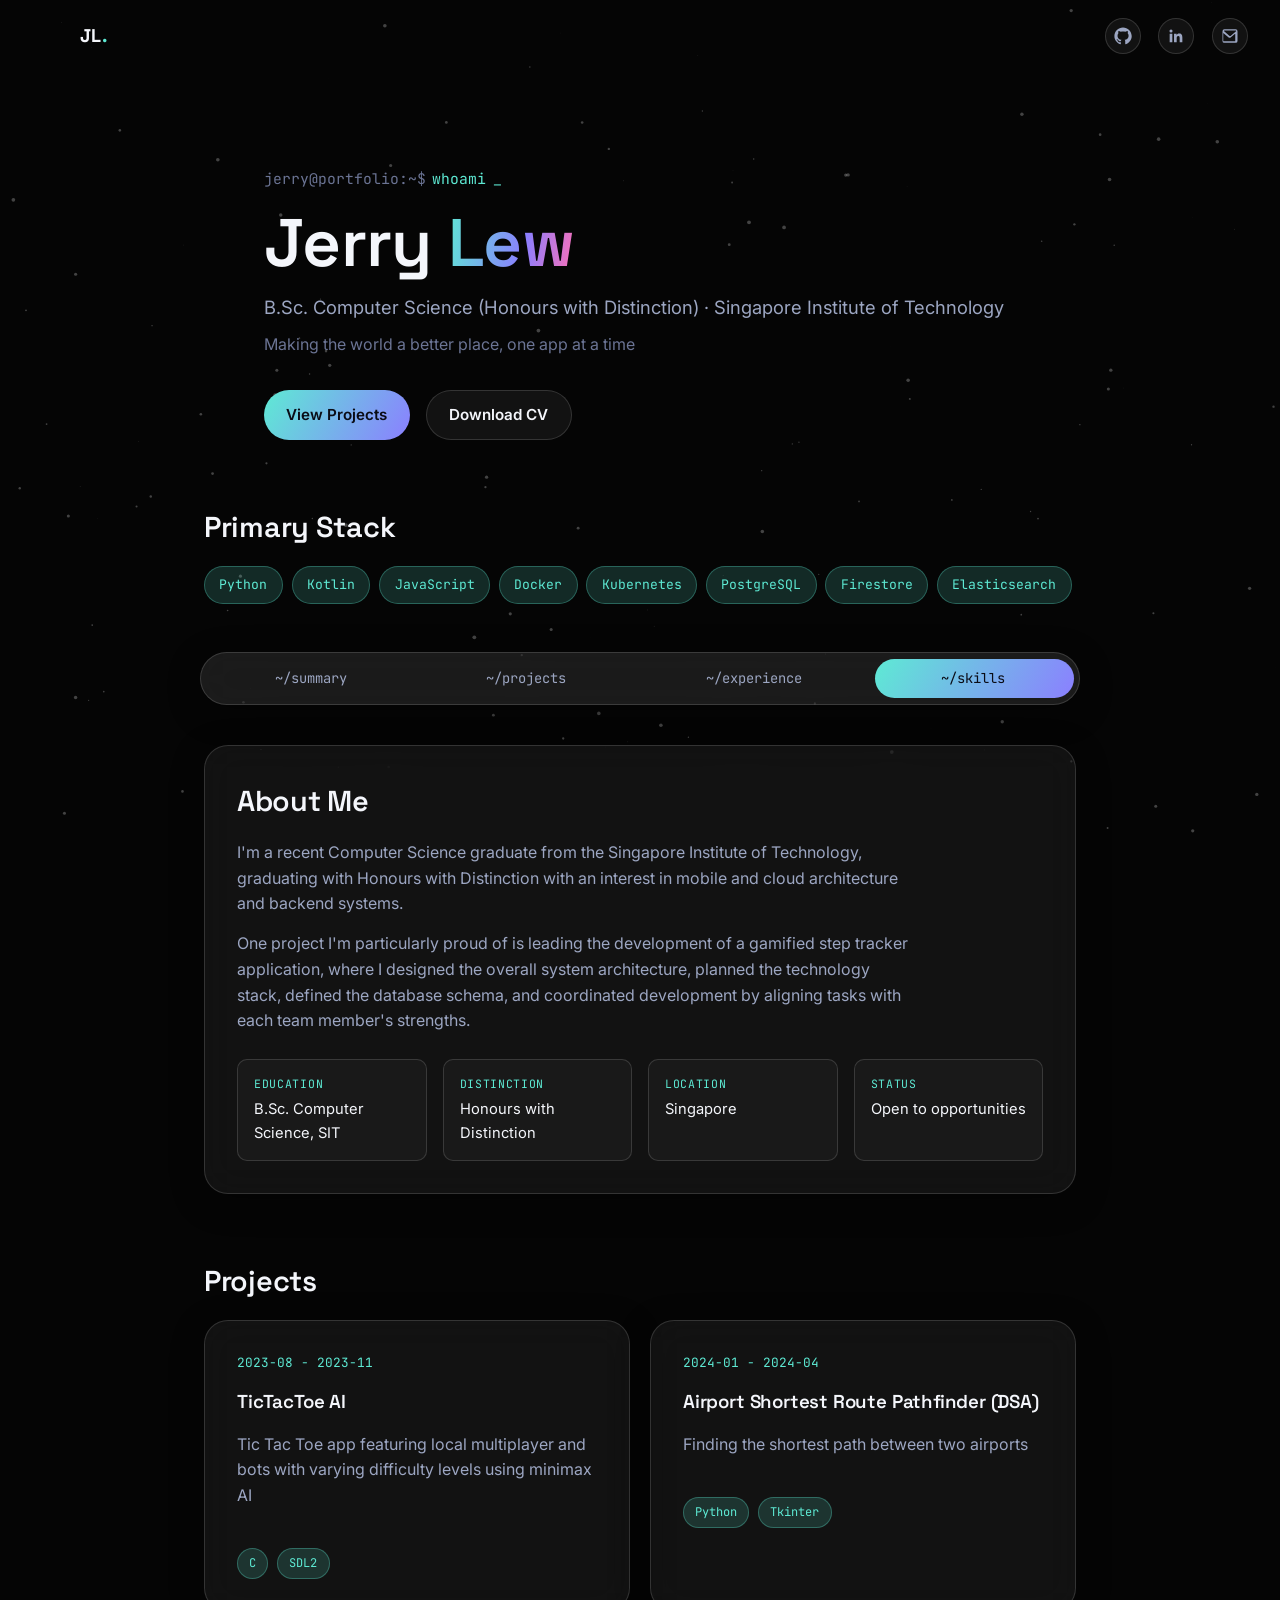
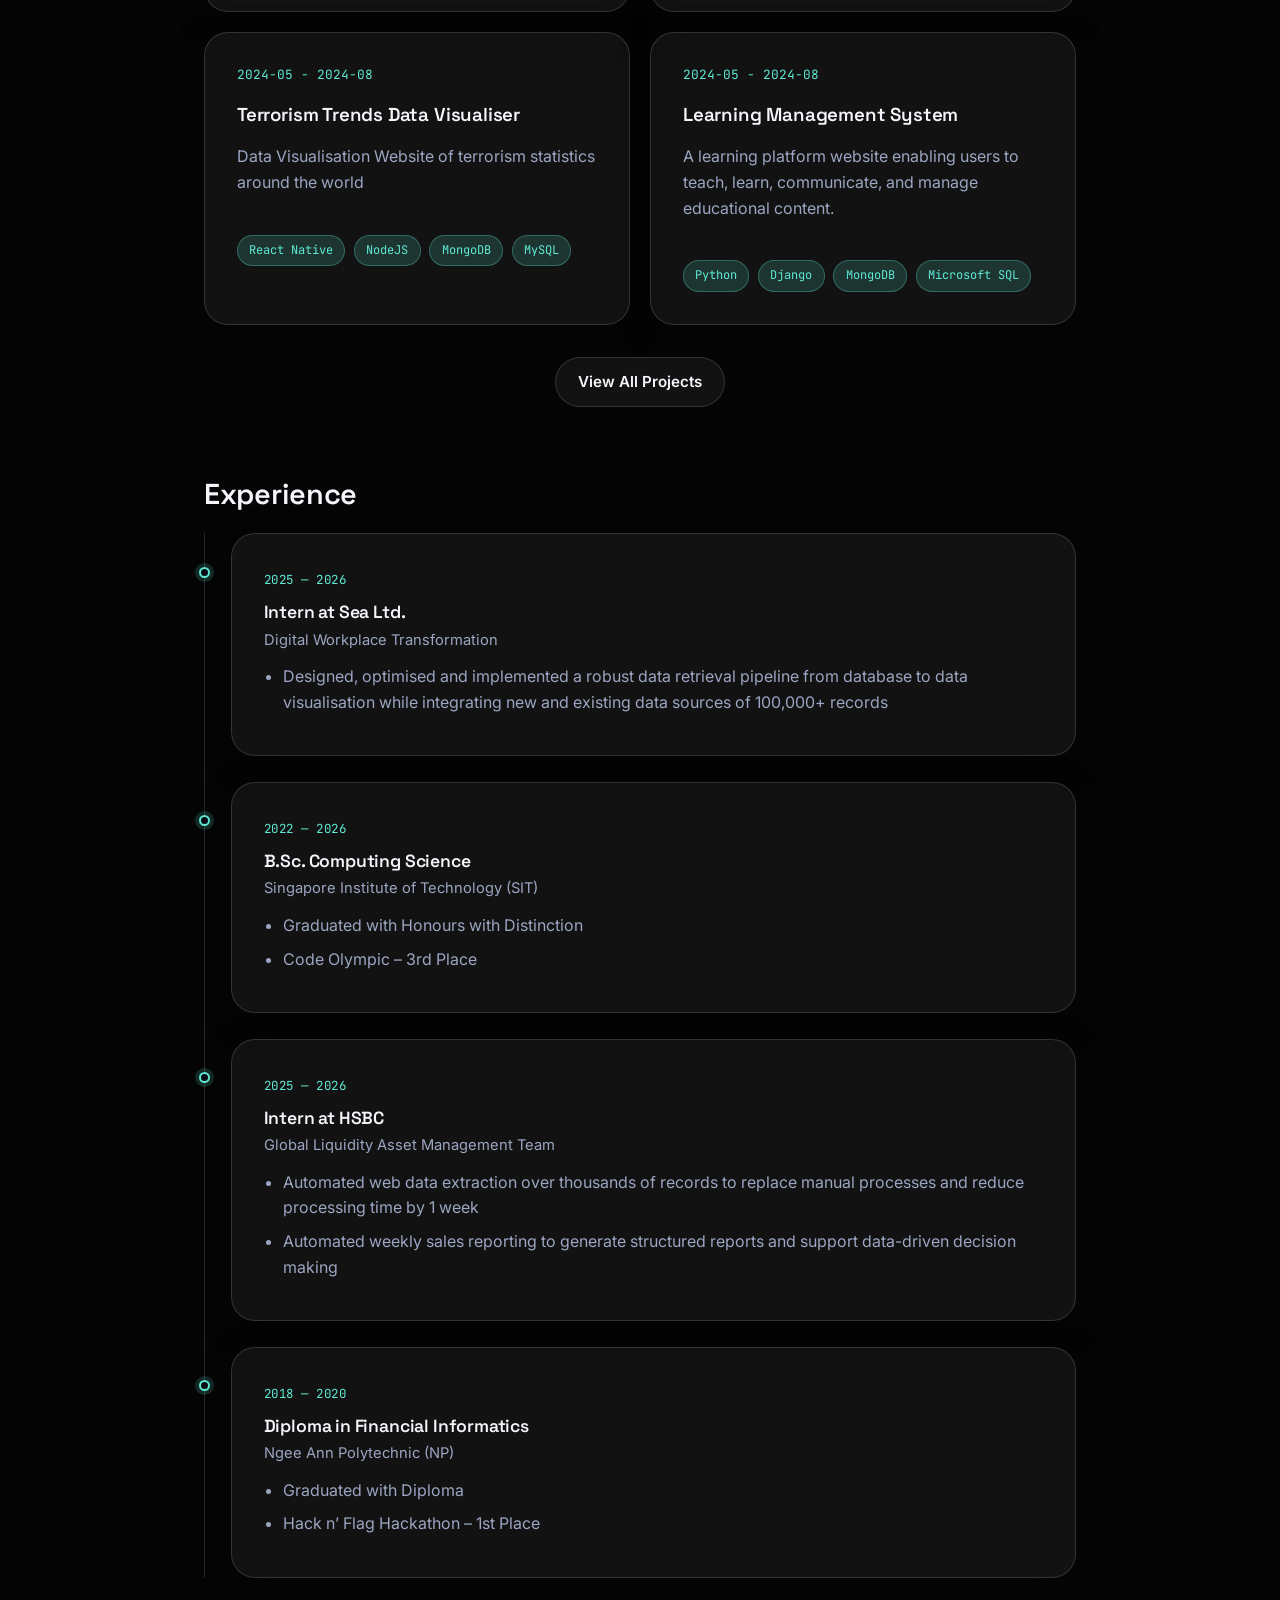
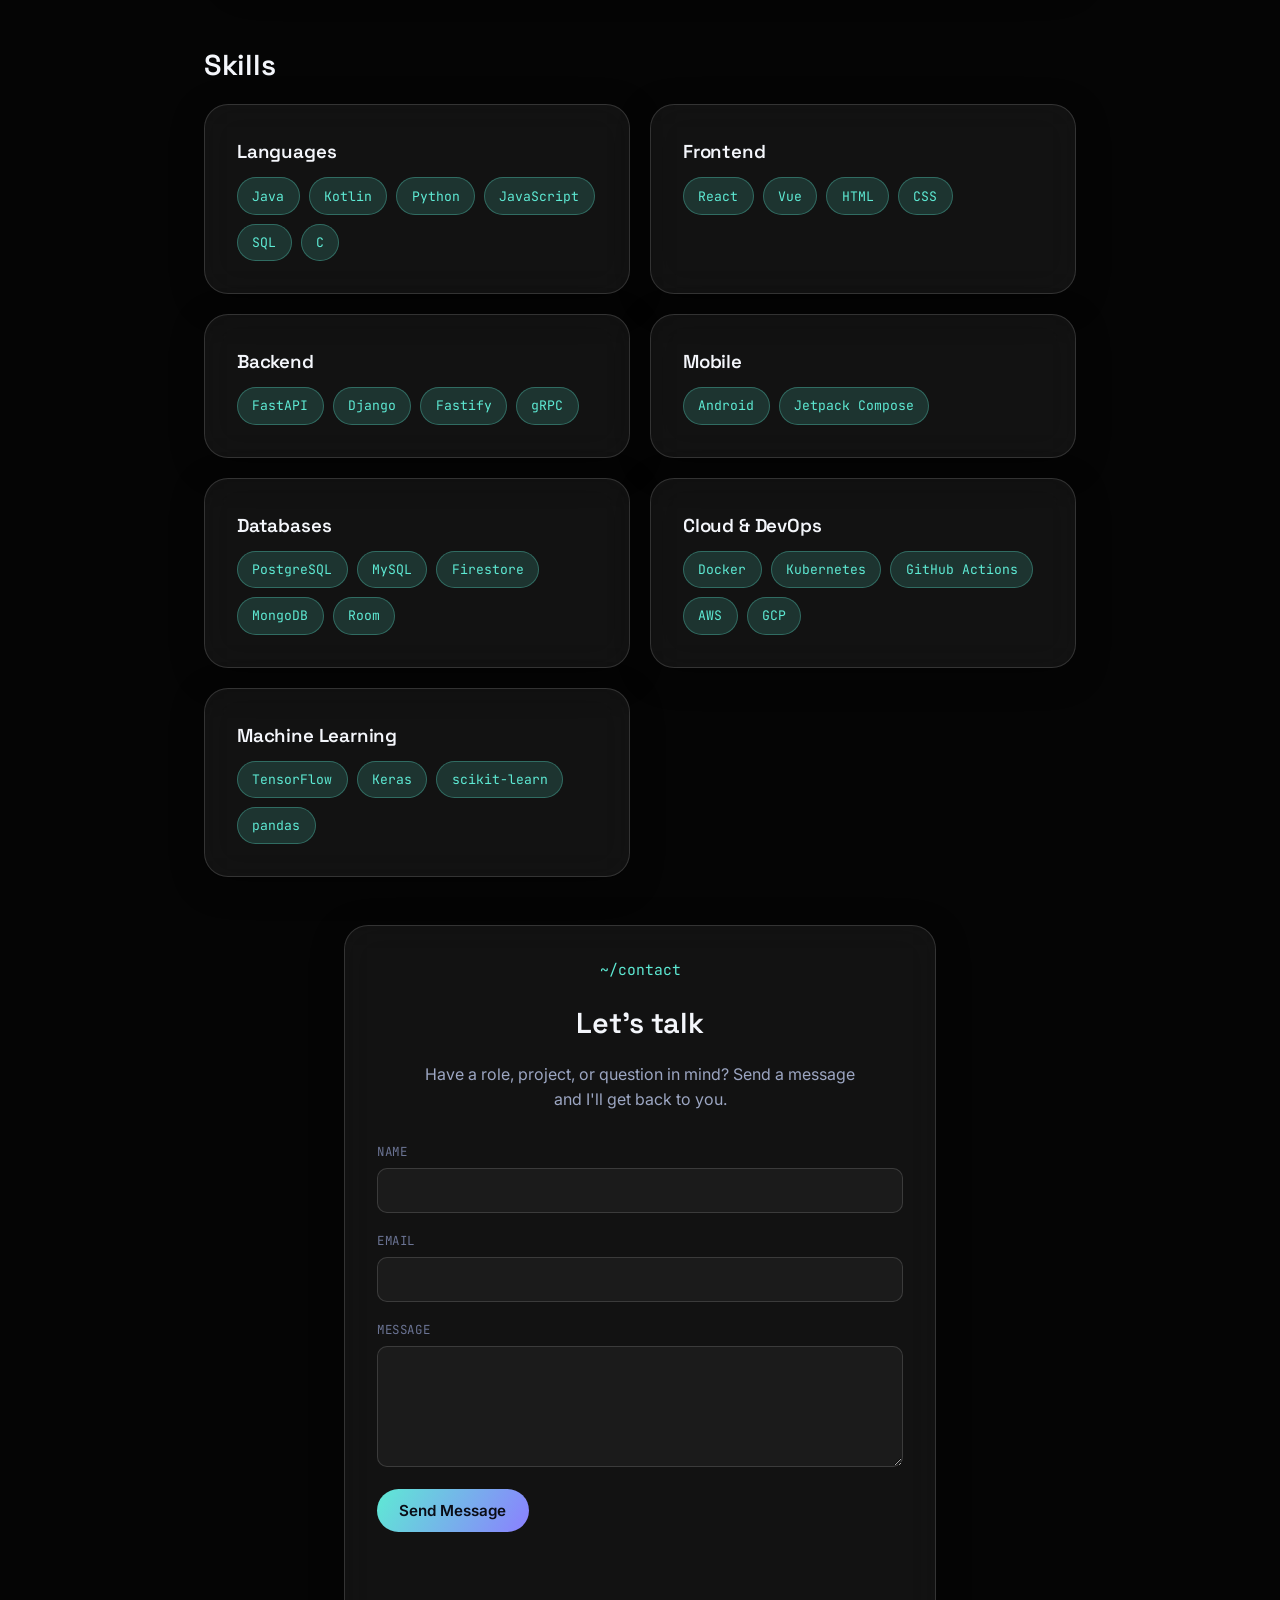
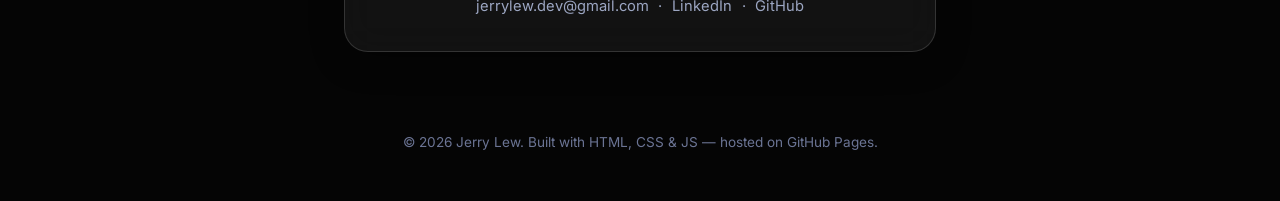
<file: index.html>
<!DOCTYPE html>
<html lang="en">
<head>
  <meta charset="UTF-8" />
  <meta name="viewport" content="width=device-width, initial-scale=1.0" />

  <title>Jerry's Software Engineer Portfolio</title>
  <meta name="description" content="Portfolio of Jerry, Computer Science graduate (Honours with Distinction) from Singapore Institute of Technology." />

  <!-- Fonts: Space Grotesk (display), Inter (body), JetBrains Mono (code/labels) -->
  <link rel="preconnect" href="https://fonts.googleapis.com">
  <link rel="preconnect" href="https://fonts.gstatic.com" crossorigin>
  <link href="https://fonts.googleapis.com/css2?family=Space+Grotesk:wght@500;600;700&family=Inter:wght@400;500;600&family=JetBrains+Mono:wght@400;500&display=swap" rel="stylesheet">

  <link rel="stylesheet" href="style.css" />
  <link rel="stylesheet" href="pages/index.css" />
</head>
<body>

<!-- Dark background, sits behind everything -->
<canvas id="particle-background"></canvas>

<!-- ============ TOP BAR ============ -->
<header class="topbar">
  <div class="topbar-inner">
    <a href="#top" class="brand">JL<span class="brand-dot">.</span></a>

    <nav class="social-links" aria-label="Social links">
      <a class="js-github-link" href="#" target="_blank" rel="noopener" aria-label="GitHub profile">
        <svg viewBox="0 0 24 24" width="18" height="18" fill="currentColor"><path d="M12 .5C5.65.5.5 5.66.5 12.02c0 5.09 3.29 9.4 7.86 10.93.58.1.79-.25.79-.56v-2.16c-3.2.7-3.87-1.34-3.87-1.34-.53-1.34-1.29-1.7-1.29-1.7-1.05-.72.08-.7.08-.7 1.16.08 1.78 1.2 1.78 1.2 1.04 1.77 2.72 1.26 3.38.96.1-.75.4-1.26.73-1.55-2.55-.29-5.23-1.28-5.23-5.7 0-1.26.45-2.29 1.19-3.1-.12-.29-.52-1.46.11-3.04 0 0 .97-.31 3.18 1.18.92-.26 1.9-.39 2.88-.39.98 0 1.96.13 2.88.39 2.2-1.49 3.17-1.18 3.17-1.18.64 1.58.24 2.75.12 3.04.74.81 1.18 1.84 1.18 3.1 0 4.43-2.69 5.41-5.25 5.69.42.36.78 1.08.78 2.17v3.22c0 .31.21.67.8.56 4.56-1.53 7.85-5.84 7.85-10.93C23.5 5.66 18.35.5 12 .5Z"/></svg>
      </a>
      <a class="js-linkedin-link" href="#" target="_blank" rel="noopener" aria-label="LinkedIn profile">
        <svg viewBox="0 0 24 24" width="18" height="18" fill="currentColor"><path d="M20.45 20.45h-3.55v-5.57c0-1.33-.02-3.03-1.85-3.03-1.86 0-2.14 1.45-2.14 2.94v5.66H9.36V9h3.41v1.56h.05c.48-.9 1.64-1.85 3.37-1.85 3.6 0 4.27 2.37 4.27 5.45v6.29zM5.34 7.43a2.06 2.06 0 1 1 0-4.12 2.06 2.06 0 0 1 0 4.12zM7.12 20.45H3.56V9h3.56v11.45z"/></svg>
      </a>
      <a id="js-email-link" href="mailto:your.email@example.com" aria-label="Send an email">
        <svg viewBox="0 0 24 24" width="18" height="18" fill="currentColor"><path d="M2 5.5A2.5 2.5 0 0 1 4.5 3h15A2.5 2.5 0 0 1 22 5.5v13a2.5 2.5 0 0 1-2.5 2.5h-15A2.5 2.5 0 0 1 2 18.5v-13Zm2.2.3 7.3 6.1a1 1 0 0 0 1.28 0l7.3-6.1a.6.6 0 0 0-.38-1.06H4.58a.6.6 0 0 0-.38 1.06ZM20 7.9l-6.83 5.7a2.6 2.6 0 0 1-3.34 0L3 7.9v10.6c0 .28.22.5.5.5h15c.28 0 .5-.22.5-.5V7.9Z"/></svg>
      </a>
    </nav>
  </div>
</header>

<main id="top">
  <!-- ============ HERO ============ -->
  <section class="hero">
    <p class="eyebrow">
      <span class="prompt">jerry@portfolio:~$</span>
      <span id="typed-text"></span><span class="cursor" aria-hidden="true">_</span>
    </p>

    <h1 class="hero-name"><span id="first-name"></span> <span class="hl" id="last-name"></span></h1>

    <p id="current-role" class="hero-role"></p>

    <div id="hero-tagline" class="hero-tagline"></div>

    <div class="hero-actions">
      <a href="projects.html" class="btn btn-solid">
        View Projects
      </a>

      <a id="resume-btn"
         href="assets/Jerry_Resume.pdf"
         download
         class="btn btn-ghost">
        Download CV
      </a>
    </div>
  </section>

  <!-- ============ FEATURED STACK ============ -->
  <section class="featured-stack reveal">
    <h2 class="panel-title">Primary Stack</h2>

    <div class="chip-row" id="featured-stack-container"></div>
  </section>

  <!-- ============ JUMP NAV ============ -->
  <!-- No longer swaps panels — clicking scrolls to the matching section -->
  <!-- below, and the active pill tracks scroll position instead (see -->
  <!-- initSectionNav in script.js). Narrower than the topbar with a -->
  <!-- higher z-index so, once stuck, it visually overlaps the topbar -->
  <!-- between the brand mark and the social icons. -->
  <nav class="tabbar" id="tabbar" aria-label="Jump to section">
    <button class="tab-btn active" data-tab="summary" aria-current="true">~/summary</button>
    <button class="tab-btn" data-tab="projects" aria-current="false">~/projects</button>
    <button class="tab-btn" data-tab="experience" aria-current="false">~/experience</button>
    <button class="tab-btn" data-tab="skills" aria-current="false">~/skills</button>
    <span class="tab-indicator" aria-hidden="true"></span>
  </nav>

  <!-- ============ SECTIONS (all visible at once, one continuous scroll) ============ -->
  <section class="tab-panels">

    <!-- ---------- SUMMARY ---------- -->
    <article class="panel" id="summary">
      <div class="glass-card reveal">
        <h2 class="panel-title">About Me</h2>

        <div id="about-me-container"></div>

        <div class="fact-grid">
          <div class="fact">
            <span class="fact-label">Education</span>
            <span class="fact-value">B.Sc. Computer Science, SIT</span>
          </div>
          <div class="fact">
            <span class="fact-label">Distinction</span>
            <span id = distinction class="fact-value">Honours with Distinction</span>
          </div>
          <div class="fact">
            <span class="fact-label">Location</span>
            <span id= location class="fact-value"></span>
          </div>
          <div class="fact">
            <span class="fact-label">Status</span>
            <span id = status class="fact-value">Open to opportunities</span>
          </div>
        </div>
      </div>
    </article>

    <!-- ---------- PROJECTS ---------- -->
    <article class="panel" id="projects">
      <h2 class="panel-title">Projects</h2>

      <div class="featured-projects-grid" id="featured-projects"></div>

      <div class="projects-footer">
        <a href="projects.html" class="btn btn-ghost">
          View All Projects
        </a>
      </div>
    </article>

    <!-- ---------- EXPERIENCE ---------- -->
    <article class="panel" id="experience">
      <h2 class="panel-title">Experience</h2>

      <div class="timeline" id="experience-timeline"></div>
    </article>

    <!-- ---------- SKILLS ---------- -->
    <article class="panel" id="skills">
      <h2 class="panel-title">Skills</h2>

      <div id= "skills-container" class="skills-grid"></div>
    </article>
  </section>

  <!-- ============ CONTACT (always visible, sits at the very end of the page) ============ -->
  <section class="contact" id="contact">
    <div class="glass-card contact-card reveal">
      <p class="eyebrow eyebrow-contact">~/contact</p>
      <h2 class="panel-title">Let's talk</h2>
      <p class="contact-sub">Have a role, project, or question in mind? Send a message and I'll get back to you.</p>

      <!-- ✏️ EDIT: sign up at formspree.io, create a form, and replace YOUR_FORM_ID below -->
      <form id="contact-form" action="https://formspree.io/f/YOUR_FORM_ID" method="POST">
        <div class="form-row">
          <label for="name">Name</label>
          <input type="text" id="name" name="name" required />
        </div>
        <div class="form-row">
          <label for="email">Email</label>
          <input type="email" id="email" name="email" required />
        </div>
        <div class="form-row">
          <label for="message">Message</label>
          <textarea id="message" name="message" rows="5" required></textarea>
        </div>
        <!-- spam honeypot — leave this field as-is, it stays hidden from real visitors -->
        <input type="text" name="_gotcha" style="display:none" tabindex="-1" autocomplete="off" />

        <button type="submit" class="btn btn-solid" id="contact-submit">Send Message</button>
        <p class="form-status" id="form-status" role="status" aria-live="polite"></p>
      </form>

      <div class="contact-direct">
        <a href="#" class="js-email-link"><span class="js-email-text"></span></a>
        <span aria-hidden="true">·</span>
        <a href="#" target="_blank" rel="noopener" class="js-linkedin-link">LinkedIn</a>
        <span aria-hidden="true">·</span>
        <a href="#" target="_blank" rel="noopener" class="js-github-link">GitHub</a>
      </div>
    </div>
  </section>
</main>

<footer class="site-footer">
  <p>© <span id="year"></span> <span id="footer-name"></span>. Built with HTML, CSS &amp; JS — hosted on GitHub Pages.</p>
</footer>

<script type="module" src="js/script.js"></script>
<script src="js/particles.js"></script>
</body>
</html>
</file>
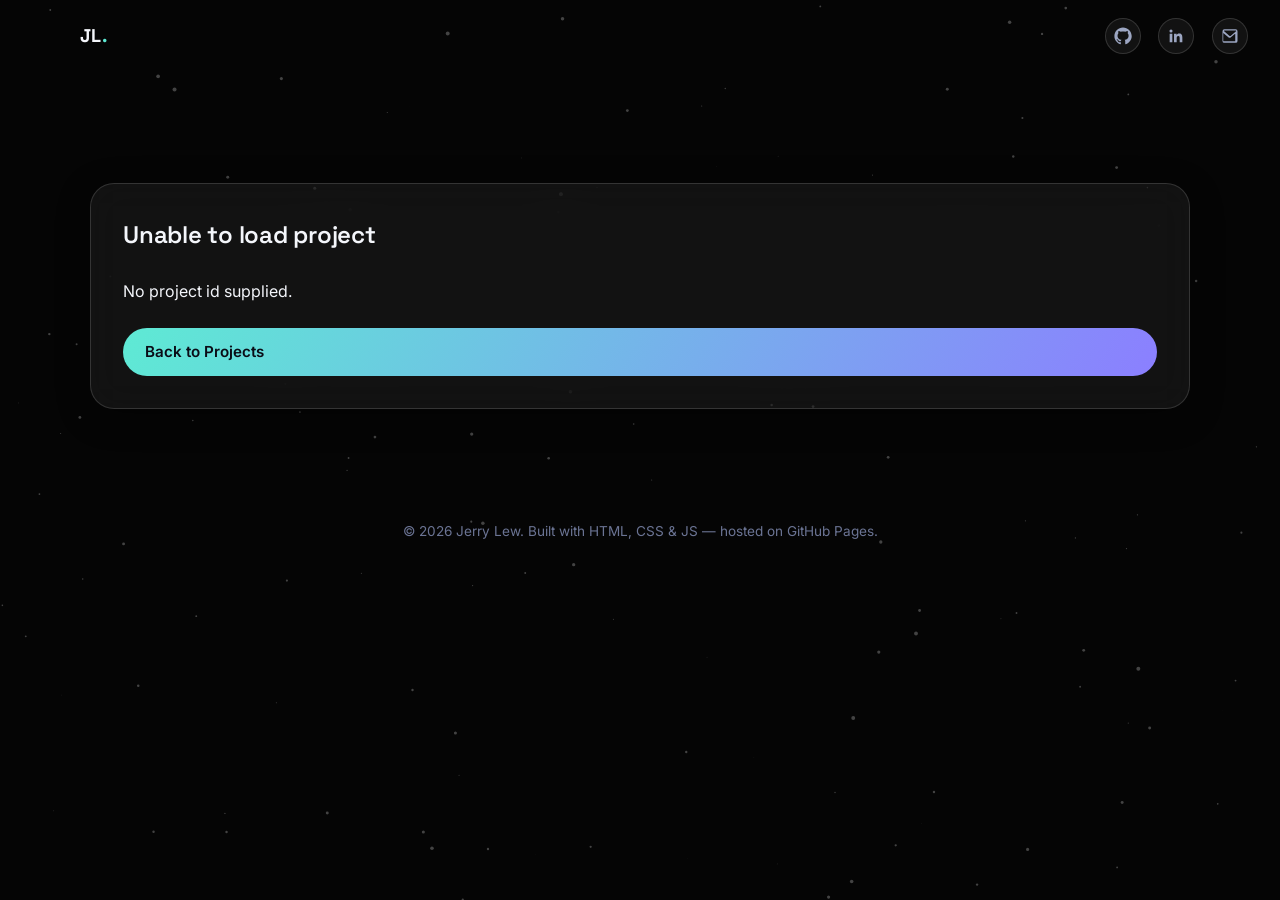
<file: project-details.html>
<!DOCTYPE html>
<html lang="en">
<head>
    <meta charset="UTF-8">
    <meta name="viewport" content="width=device-width, initial-scale=1.0">

    <title>Project Details | Jerry's Portfolio</title>

    <meta
            name="description"
            content="Software engineering project details."
    >

    <!-- Social sharing (populated by JS from project data) -->
    <meta property="og:type" content="article">
    <meta property="og:title" id="og-title" content="Project Details | Jerry's Portfolio">
    <meta property="og:description" id="og-description" content="Software engineering project details.">
    <meta property="og:image" id="og-image" content="">
    <meta name="twitter:card" content="summary_large_image">

    <!-- Fonts -->
    <link rel="preconnect" href="https://fonts.googleapis.com">
    <link rel="preconnect" href="https://fonts.gstatic.com" crossorigin>

    <link
            href="https://fonts.googleapis.com/css2?family=Space+Grotesk:wght@500;600;700&family=Inter:wght@400;500;600&family=JetBrains+Mono:wght@400;500&display=swap"
            rel="stylesheet">

    <link rel="stylesheet" href="style.css">
    <link rel="stylesheet" href="pages/project-details.css">
</head>

<body>

<a href="#main-content" class="skip-link">Skip to content</a>

<canvas id="particle-background"></canvas>

<header class="topbar">
    <div class="topbar-inner">
        <a href="index.html#top" class="brand">JL<span class="brand-dot">.</span></a>

        <nav class="social-links" aria-label="Social links">
            <a href="#" class="js-github-link" target="_blank" rel="noopener" aria-label="GitHub profile">
                <svg viewBox="0 0 24 24" width="18" height="18" fill="currentColor"><path d="M12 .5C5.65.5.5 5.66.5 12.02c0 5.09 3.29 9.4 7.86 10.93.58.1.79-.25.79-.56v-2.16c-3.2.7-3.87-1.34-3.87-1.34-.53-1.34-1.29-1.7-1.29-1.7-1.05-.72.08-.7.08-.7 1.16.08 1.78 1.2 1.78 1.2 1.04 1.77 2.72 1.26 3.38.96.1-.75.4-1.26.73-1.55-2.55-.29-5.23-1.28-5.23-5.7 0-1.26.45-2.29 1.19-3.1-.12-.29-.52-1.46.11-3.04 0 0 .97-.31 3.18 1.18.92-.26 1.9-.39 2.88-.39.98 0 1.96.13 2.88.39 2.2-1.49 3.17-1.18 3.17-1.18.64 1.58.24 2.75.12 3.04.74.81 1.18 1.84 1.18 3.1 0 4.43-2.69 5.41-5.25 5.69.42.36.78 1.08.78 2.17v3.22c0 .31.21.67.8.56 4.56-1.53 7.85-5.84 7.85-10.93C23.5 5.66 18.35.5 12 .5Z"/></svg>
            </a>
            <a href="#" class="js-linkedin-link" target="_blank" rel="noopener" aria-label="LinkedIn profile">
                <svg viewBox="0 0 24 24" width="18" height="18" fill="currentColor"><path d="M20.45 20.45h-3.55v-5.57c0-1.33-.02-3.03-1.85-3.03-1.86 0-2.14 1.45-2.14 2.94v5.66H9.36V9h3.41v1.56h.05c.48-.9 1.64-1.85 3.37-1.85 3.6 0 4.27 2.37 4.27 5.45v6.29zM5.34 7.43a2.06 2.06 0 1 1 0-4.12 2.06 2.06 0 0 1 0 4.12zM7.12 20.45H3.56V9h3.56v11.45z"/></svg>
            </a>
            <a href="#" class="js-email-link" aria-label="Send an email">
                <svg viewBox="0 0 24 24" width="18" height="18" fill="currentColor"><path d="M2 5.5A2.5 2.5 0 0 1 4.5 3h15A2.5 2.5 0 0 1 22 5.5v13a2.5 2.5 0 0 1-2.5 2.5h-15A2.5 2.5 0 0 1 2 18.5v-13Zm2.2.3 7.3 6.1a1 1 0 0 0 1.28 0l7.3-6.1a.6.6 0 0 0-.38-1.06H4.58a.6.6 0 0 0-.38 1.06ZM20 7.9l-6.83 5.7a2.6 2.6 0 0 1-3.34 0L3 7.9v10.6c0 .28.22.5.5.5h15c.28 0 .5-.22.5-.5V7.9Z"/></svg>
            </a>
        </nav>
    </div>
</header>

<!-- Shown while project JSON is being fetched; JS should hide/remove this once render begins -->
<div id="page-loader" class="page-loader">
    <div class="loader-spinner" aria-hidden="true"></div>
    <p>Loading project…</p>
</div>

<main class="project-page" id="main-content">

    <section class="project-hero">

        <nav class="breadcrumb" aria-label="Breadcrumb">
            <a href="./projects.html" class="back-link">← Back to Projects</a>
        </nav>

        <div class="hero-heading-row">
            <p id="project-category" class="eyebrow"></p>
            <span id="project-status-badge" class="status-badge"></span>
        </div>

        <h1 id="project-title" class="hero-name"></h1>

        <p id="project-tagline" class="hero-tagline"></p>

        <div id="project-links" class="hero-actions"></div>

        <img
                id="project-thumbnail"
                class="project-hero-image"
                alt=""
        >

    </section>

    <!-- Jump nav for a long detail page. JS can toggle an "active" class on the -->
    <!-- link matching whichever section is in view (e.g. via IntersectionObserver). -->
    <!-- Static in normal flow until scrolled past, then sticks — narrower than -->
    <!-- the topbar and with a higher z-index (see project-details.css), so it -->
    <!-- visually overlaps the topbar between the brand mark and social icons, -->
    <!-- the same technique index.html's .tabbar uses. -->
    <nav class="toc" aria-label="On this page">
        <ul>
            <li><a href="#facts-section">Quick Facts</a></li>
            <li><a href="#overview-section">Overview</a></li>
            <li><a href="#architecture-section">Architecture</a></li>
            <li><a href="#gallery-section">Gallery</a></li>
            <li><a href="#contributions-section">Contributions</a></li>
            <li><a href="#challenges-section">Challenges</a></li>
            <li><a href="#results-section">Results</a></li>
            <li><a href="#learning-section">Lessons</a></li>
        </ul>
    </nav>

    <section class="glass-card" id="facts-section" aria-labelledby="facts-heading">

        <h2 class="panel-title" id="facts-heading">
            Quick Facts
        </h2>

        <div id="project-facts" class="fact-grid"></div>

        <div
                id="project-technologies"
                class="chip-row">
        </div>

    </section>

    <section class="glass-card" id="overview-section" aria-labelledby="overview-heading">

        <h2 class="panel-title" id="overview-heading">
            Overview
        </h2>

        <div id="project-overview"></div>

    </section>

    <section class="glass-card" id="architecture-section" aria-labelledby="architecture-heading">

        <h2 class="panel-title" id="architecture-heading">
            Architecture
        </h2>

        <ul id="project-architecture"></ul>

        <!-- Optional architecture diagram image; JS can leave this empty/hidden -->
        <!-- for projects that don't supply one. -->
        <img id="project-architecture-diagram"
             class="architecture-diagram"
             alt=""
             hidden>

    </section>

    <section class="glass-card" id="gallery-section" aria-labelledby="gallery-heading">

        <h2 class="panel-title" id="gallery-heading">
            Gallery
        </h2>

        <div id="project-gallery"></div>

    </section>

    <section class="glass-card" id="contributions-section" aria-labelledby="contributions-heading">

        <h2 class="panel-title" id="contributions-heading">
            Key Contributions
        </h2>

        <ul id="project-contributions"></ul>

    </section>

    <section class="glass-card" id="challenges-section" aria-labelledby="challenges-heading">

        <h2 class="panel-title" id="challenges-heading">
            Challenges
        </h2>

        <div id="project-challenges"></div>

    </section>

    <section class="glass-card" id="results-section" aria-labelledby="results-heading">

        <h2 class="panel-title" id="results-heading">
            Results
        </h2>

        <ul id="project-metrics"></ul>

    </section>

    <section class="glass-card" id="learning-section" aria-labelledby="learning-heading">

        <h2 class="panel-title" id="learning-heading">
            Lessons Learned
        </h2>

        <ul id="project-learning"></ul>

    </section>

    <!-- Prev/next project browsing without a round trip through the list page. -->
    <!-- JS should hide either side if there's no prev/next project, and set href + text. -->
    <nav class="project-pagination" aria-label="Project navigation">
        <a id="prev-project-link" class="project-pagination-link project-pagination-prev" href="#" hidden>
            <span class="project-pagination-label">← Previous</span>
            <span class="project-pagination-title"></span>
        </a>
        <a id="next-project-link" class="project-pagination-link project-pagination-next" href="#" hidden>
            <span class="project-pagination-label">Next →</span>
            <span class="project-pagination-title"></span>
        </a>
        <a
            href="projects.html"
            class="project-pagination-all">
            ← Back to All Projects
        </a>
    </nav>

</main>

<!-- Full-screen gallery viewer. JS should populate #lightbox-image / #lightbox-caption -->
<!-- and wire up prev/next/close controls when a thumbnail is clicked. -->
<dialog id="gallery-lightbox" class="lightbox" aria-label="Image viewer">
    <button type="button" class="lightbox-close" aria-label="Close image viewer">✕</button>
    <button type="button" class="lightbox-prev" aria-label="Previous image">‹</button>
    <img id="lightbox-image" class="lightbox-image" alt="">
    <button type="button" class="lightbox-next" aria-label="Next image">›</button>
    <p id="lightbox-caption" class="lightbox-caption"></p>
</dialog>

<button id="back-to-top" class="back-to-top" aria-label="Back to top" hidden>↑</button>

<footer class="site-footer">
    <p>© <span id="year"></span> <span id="footer-name"></span>. Built with HTML, CSS &amp; JS — hosted on GitHub Pages.</p>
</footer>

<script type="module" src="js/project-details.js"></script>
<script src="js/particles.js"></script>

</body>
</html>
</file>
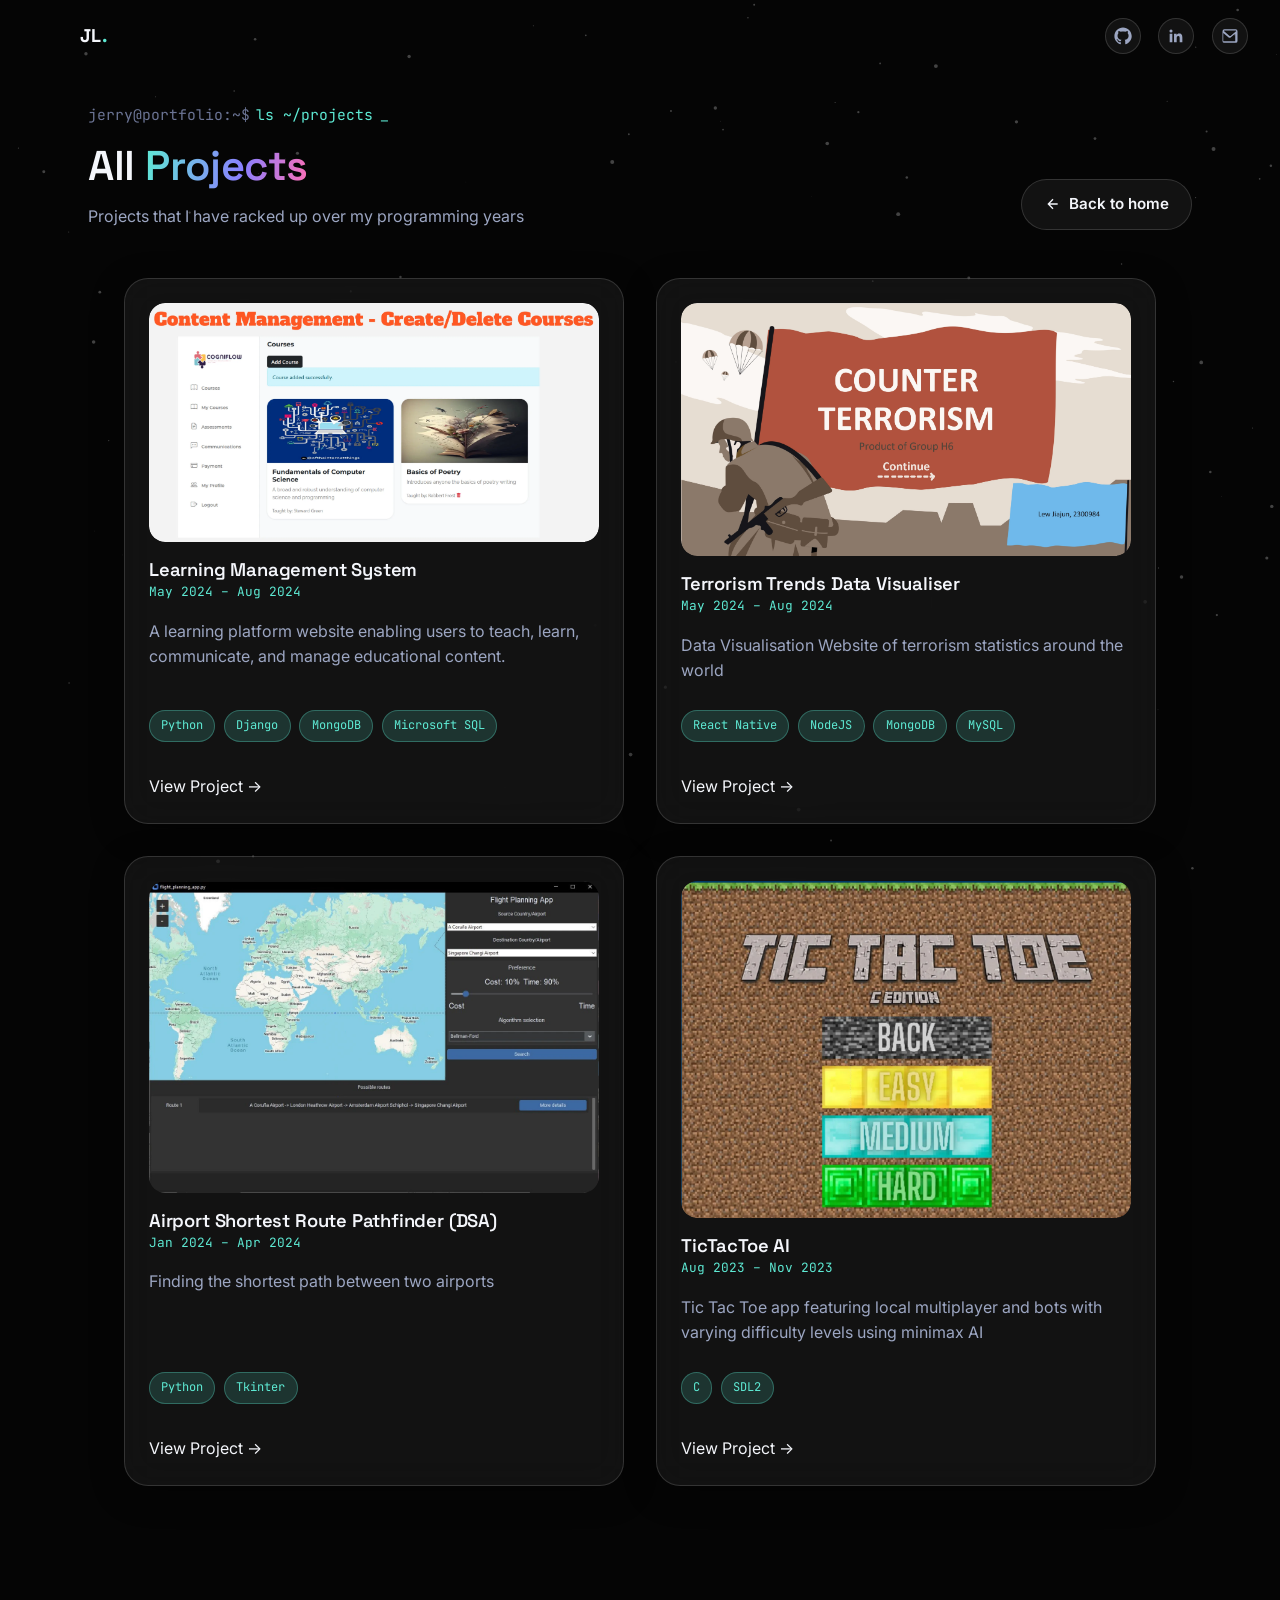
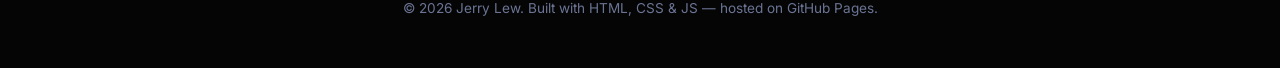
<file: projects.html>
<!DOCTYPE html>
<html lang="en">
<head>
    <meta charset="UTF-8" />
    <meta name="viewport" content="width=device-width, initial-scale=1.0" />

    <title>All Projects — Jerry</title>
    <meta name="description" content="Full project history of Jerry, Computer Science graduate (Honours with Distinction) from Singapore Institute of Technology." />

    <link rel="preconnect" href="https://fonts.googleapis.com">
    <link rel="preconnect" href="https://fonts.gstatic.com" crossorigin>
    <link href="https://fonts.googleapis.com/css2?family=Space+Grotesk:wght@500;600;700&family=Inter:wght@400;500;600&family=JetBrains+Mono:wght@400;500&display=swap" rel="stylesheet">

    <link rel="stylesheet" href="style.css" />
    <link rel="stylesheet" href="pages/projects.css" />
</head>
<body>

<canvas id="particle-background" aria-hidden="true"></canvas>

<!-- ============ TOP BAR (same as index.html) ============ -->
<header class="topbar">
    <div class="topbar-inner">
        <a href="index.html#top" class="brand">JL<span class="brand-dot">.</span></a>

        <nav class="social-links" aria-label="Social links">
            <a href="#" class="js-github-link" target="_blank" rel="noopener" aria-label="GitHub profile">
                <svg viewBox="0 0 24 24" width="18" height="18" fill="currentColor"><path d="M12 .5C5.65.5.5 5.66.5 12.02c0 5.09 3.29 9.4 7.86 10.93.58.1.79-.25.79-.56v-2.16c-3.2.7-3.87-1.34-3.87-1.34-.53-1.34-1.29-1.7-1.29-1.7-1.05-.72.08-.7.08-.7 1.16.08 1.78 1.2 1.78 1.2 1.04 1.77 2.72 1.26 3.38.96.1-.75.4-1.26.73-1.55-2.55-.29-5.23-1.28-5.23-5.7 0-1.26.45-2.29 1.19-3.1-.12-.29-.52-1.46.11-3.04 0 0 .97-.31 3.18 1.18.92-.26 1.9-.39 2.88-.39.98 0 1.96.13 2.88.39 2.2-1.49 3.17-1.18 3.17-1.18.64 1.58.24 2.75.12 3.04.74.81 1.18 1.84 1.18 3.1 0 4.43-2.69 5.41-5.25 5.69.42.36.78 1.08.78 2.17v3.22c0 .31.21.67.8.56 4.56-1.53 7.85-5.84 7.85-10.93C23.5 5.66 18.35.5 12 .5Z"/></svg>
            </a>
            <a href="#" class="js-linkedin-link" target="_blank" rel="noopener" aria-label="LinkedIn profile">
                <svg viewBox="0 0 24 24" width="18" height="18" fill="currentColor"><path d="M20.45 20.45h-3.55v-5.57c0-1.33-.02-3.03-1.85-3.03-1.86 0-2.14 1.45-2.14 2.94v5.66H9.36V9h3.41v1.56h.05c.48-.9 1.64-1.85 3.37-1.85 3.6 0 4.27 2.37 4.27 5.45v6.29zM5.34 7.43a2.06 2.06 0 1 1 0-4.12 2.06 2.06 0 0 1 0 4.12zM7.12 20.45H3.56V9h3.56v11.45z"/></svg>
            </a>
            <a href="#" class="js-email-link" aria-label="Send an email">
                <svg viewBox="0 0 24 24" width="18" height="18" fill="currentColor"><path d="M2 5.5A2.5 2.5 0 0 1 4.5 3h15A2.5 2.5 0 0 1 22 5.5v13a2.5 2.5 0 0 1-2.5 2.5h-15A2.5 2.5 0 0 1 2 18.5v-13Zm2.2.3 7.3 6.1a1 1 0 0 0 1.28 0l7.3-6.1a.6.6 0 0 0-.38-1.06H4.58a.6.6 0 0 0-.38 1.06ZM20 7.9l-6.83 5.7a2.6 2.6 0 0 1-3.34 0L3 7.9v10.6c0 .28.22.5.5.5h15c.28 0 .5-.22.5-.5V7.9Z"/></svg>
            </a>
        </nav>
    </div>
</header>

<main>
    <!-- ============ PAGE HEADER ============ -->
    <section class="page-header">
        <div class="page-header-text">
            <p class="eyebrow">
                <span class="prompt">jerry@portfolio:~$</span>
                <span id="typed-text"></span><span class="cursor" aria-hidden="true">_</span>
            </p>
            <h1 class="hero-name" style="font-size: clamp(1.9rem, 4.5vw, 2.6rem);">All <span class="hl">Projects</span>
            </h1>
            <p class="page-subtitle">Projects that I have racked up over my programming years</p>
        </div>
        <a href="index.html#top" class="btn btn-ghost">
            <svg viewBox="0 0 24 24" width="16" height="16" fill="none" stroke="currentColor" stroke-width="2"><path d="M19 12H5M12 19l-7-7 7-7"/></svg>
            Back to home
        </a>
    </section>

    <!-- ============ ALL PROJECTS GRID ============ -->
    <section class="page-section">
        <div class="projects-grid" id="all-projects-grid" data-loading="true">
            <!-- Populated at runtime by projects.js from data/project-index.json -->
            <div class="glass-card project-card skeleton"></div>
            <div class="glass-card project-card skeleton"></div>
            <div class="glass-card project-card skeleton"></div>
            <div class="glass-card project-card skeleton"></div>
            <div class="glass-card project-card skeleton"></div>
            <div class="glass-card project-card skeleton"></div>
        </div>
    </section>
</main>

<footer class="site-footer">
    <p>© <span id="year"></span> <span id="footer-name"></span>. Built with HTML, CSS &amp; JS — hosted on GitHub Pages.</p>
</footer>

    <script type="module" src="js/projects.js"></script>
    <script src="js/particles.js"></script>
</body>
</html>
</file>
<file: style.css>
/* ============================================================
   PORTFOLIO STYLES — glassmorphism / aurora / terminal accents
   Edit the variables below to retheme the whole site at once.
   ============================================================ */

:root {
  /* ---- Palette --------------------------------------------------- */
  --bg-void: #090b14;
  --bg-void-2: #0d1020;
  --aurora-cyan: #5eead4;
  --aurora-violet: #8b7fff;
  --aurora-magenta: #ff6fb5;

  --gradient-primary: linear-gradient(120deg, var(--aurora-cyan), var(--aurora-violet));
  --gradient-hero: linear-gradient(100deg, var(--aurora-cyan), var(--aurora-violet) 60%, var(--aurora-magenta));

  --glass-fill: rgba(255, 255, 255, 0.055);
  --glass-fill-strong: rgba(255, 255, 255, 0.09);
  --glass-border: rgba(255, 255, 255, 0.14);

  --text-primary: #f4f6fb;
  --text-muted: #9ca6c2;
  --text-dim: #6b7494;

  --accent: #5eead4;
  --accent-soft: rgba(94, 234, 212, 0.16);
  --danger: #ff6f91;

  /* ---- Type --------------------------------------------------- */
  --font-display: "Space Grotesk", sans-serif;
  --font-body: "Inter", sans-serif;
  --font-mono: "JetBrains Mono", monospace;

  /* ---- Shape --------------------------------------------------- */
  --radius-lg: 24px;
  --radius-md: 16px;
  --radius-sm: 10px;
  --shadow-glass: 0 8px 32px rgba(0, 0, 0, 0.35);
  --blur-glass: 18px;
}

/* ---- Reset ----------------------------------------------------- */
* {
  margin: 0;
  padding: 0;
  box-sizing: border-box;
}

html {
  scroll-behavior: smooth;
}

body {
  background: var(--bg-void);
  color: var(--text-primary);
  font-family: var(--font-body);
  font-size: 16px;
  line-height: 1.6;
  min-height: 100vh;
  overflow-x: hidden;
}

a {
  color: inherit;
  text-decoration: none;
}

button {
  font-family: inherit;
  cursor: pointer;
  border: none;
  background: none;
  color: inherit;
}

h1, h2, h3 {
  font-family: var(--font-display);
  font-weight: 600;
  letter-spacing: -0.01em;
}

img, svg {
  display: block;
}

:focus-visible {
  outline: 2px solid var(--accent);
  outline-offset: 3px;
  border-radius: 4px;
}

#particle-background {
  position: fixed;
  inset: 0;
  z-index: -1;
  background: #050505;
}

body {
  background: #050505;
}

.featured-stack {
  max-width: 1000px;
  margin: 0 auto 3rem;
  padding: 0 clamp(1.25rem, 5vw, 4rem);
}

.projects-footer {
  display: flex;
  justify-content: center;
  margin-top: 2rem;
}

.project-period {
  font-family: var(--font-mono);
  color: var(--accent);
  font-size: 0.8rem;
}

/* ---- Glass primitive --------------------------------------------- */
.glass-card {
  background: var(--glass-fill);
  border: 1px solid var(--glass-border);
  border-radius: var(--radius-lg);
  backdrop-filter: blur(var(--blur-glass)) saturate(140%);
  -webkit-backdrop-filter: blur(var(--blur-glass)) saturate(140%);
  box-shadow: var(--shadow-glass);
  padding: 2rem;
}

/* ---- Scroll reveal ------------------------------------------------ */
.reveal {
  opacity: 0;
  transform: translateY(18px);
  transition: opacity 0.6s ease, transform 0.6s ease;
}

.reveal.in-view {
  opacity: 1;
  transform: translateY(0);
}

/* ============================================================
   TOP BAR
   ============================================================ */
.topbar {
  position: sticky;
  top: 0;
  z-index: 40;
  padding: 1.1rem clamp(1.25rem, 5vw, 4rem);
}

.topbar-inner {
  max-width: 1120px;
  margin: 0 auto;
  display: flex;
  align-items: center;
  justify-content: space-between;
}

.brand {
  font-family: var(--font-display);
  font-weight: 700;
  font-size: 1.15rem;
  letter-spacing: 0.02em;
}

.brand-dot {
  color: var(--accent);
}

.social-links {
  display: flex;
  gap: 1.1rem;
  color: var(--text-muted);
  margin-left: auto;
  margin-right: -3rem;
}

.social-links a {
  display: flex;
  align-items: center;
  justify-content: center;
  width: 36px;
  height: 36px;
  border-radius: 50%;
  background: var(--glass-fill);
  border: 1px solid var(--glass-border);
  transition: color 0.2s ease, transform 0.2s ease, border-color 0.2s ease;
}

.social-links a:hover {
  color: var(--accent);
  border-color: var(--accent);
  transform: translateY(-2px);
}

@keyframes blink {
  0%, 50% { opacity: 1; }
  50.01%, 100% { opacity: 0; }
}

.prompt {
  color: var(--text-dim);
}

/* ============================================================
   HERO
   ============================================================ */
.eyebrow {
  font-family: var(--font-mono);
  font-size: 0.92rem;
  color: var(--accent);
  margin-bottom: 1.1rem;
  display: flex;
  align-items: center;
  gap: 0.4rem;
  flex-wrap: wrap;
}

.hero-name {
  font-size: clamp(2.4rem, 6.5vw, 4.2rem);
  line-height: 1.05;
  margin-bottom: 0.9rem;
}

.hero-name .hl {
  background: var(--gradient-hero);
  -webkit-background-clip: text;
  background-clip: text;
  color: transparent;
}

.cursor {
  display: inline-block;
  animation: blink 1s step-end infinite;
  color: var(--accent);
}

/* ---- Buttons ----------------------------------------------------- */
.btn {
  display: inline-flex;
  align-items: center;
  gap: 0.5rem;
  font-family: var(--font-body);
  font-weight: 600;
  font-size: 0.95rem;
  padding: 0.75rem 1.4rem;
  border-radius: 999px;
  transition: transform 0.2s ease, box-shadow 0.2s ease, background 0.2s ease, border-color 0.2s ease;
}

.btn-solid {
  background: var(--gradient-primary);
  color: #0a0c16;
}

.btn-solid:hover {
  transform: translateY(-2px);
  box-shadow: 0 10px 28px rgba(94, 234, 212, 0.25);
}

.btn-ghost {
  background: var(--glass-fill);
  border: 1px solid var(--glass-border);
  color: var(--text-primary);
}

.btn-ghost:hover {
  border-color: var(--accent);
  color: var(--accent);
  transform: translateY(-2px);
}

/* ============================================================
   CHIPS
   ============================================================ */
.chip-row {
  display: flex;
  flex-wrap: wrap;
  gap: 0.55rem;
  margin-top: 0.65rem;
}

.chip {
  font-family: var(--font-mono);
  font-size: 0.82rem;
  padding: 0.45rem 0.9rem;
  border-radius: 999px;
  background: var(--accent-soft);
  border: 1px solid rgba(94, 234, 212, 0.3);
  color: var(--accent);
}

.chip-sm {
  font-size: 0.75rem;
  padding: 0.32rem 0.7rem;
}

.chip-more {
  color: var(--text-muted);
  background: rgba(255,255,255,.04);
  border: 1px dashed var(--glass-border);
}


/* ============================================================
   FOOTER
   ============================================================ */
.site-footer {
  text-align: center;
  padding: 2rem 1.25rem 3rem;
  color: var(--text-dim);
  font-size: 0.85rem;
}

/* ============================================================
   RESPONSIVE
   ============================================================ */
@media (max-width: 760px) {
  .fact-grid {
    grid-template-columns: repeat(2, 1fr);
  }
  .skills-grid,
  .projects-grid {
    grid-template-columns: 1fr;
  }
  .tabbar {
    justify-content: flex-start;
  }
  .glass-card {
    padding: 1.4rem;
  }
}

@media (max-width: 480px) {
  .fact-grid {
    grid-template-columns: 1fr;
  }
  .hero-actions {
    flex-direction: column;
    align-items: stretch;
  }
  .btn {
    justify-content: center;
  }
}

/* ---- Respect reduced motion preference -------------------------------- */
@media (prefers-reduced-motion: reduce) {
  html {
    scroll-behavior: auto;
  }
  .blob {
    animation: none !important;
  }
  .reveal {
    opacity: 1 !important;
    transform: none !important;
    transition: none !important;
  }
  .cursor {
    animation: none !important;
  }
}

@media (max-width: 768px) {
  .social-links {
    margin-right: 0;
  }
}
</file>
<file: pages/index.css>
/* ============================================================
   HERO
   ============================================================ */
.hero {
    max-width: 880px;
    margin: 0 auto;
    padding: clamp(2.5rem, 8vw, 6rem) clamp(1.25rem, 5vw, 4rem) clamp(2.5rem, 6vw, 4rem);
    text-align: left;
}

.hero-role {
    font-size: clamp(1rem, 2vw, 1.15rem);
    color: var(--text-muted);
    margin-bottom: 0.6rem;
}

.hero-tagline {
    font-size: 1rem;
    color: var(--text-dim);
    max-width: 560px;
    margin-bottom: 2rem;
}

.hero-actions {
    display: flex;
    gap: 1rem;
    flex-wrap: wrap;
}

/* ============================================================
   JUMP NAV (formerly the tab bar)

   Visual styling is unchanged from the tab-switching version —
   it's a separate sticky element (not nested in the header),
   narrower than the topbar and with a much higher z-index, so
   once stuck it visually overlaps the topbar between the brand
   mark and the social icons. What changed is behaviour: clicking
   a button now scrolls to the matching section below instead of
   swapping panel visibility, and the active state tracks scroll
   position via IntersectionObserver (see initSectionNav in
   script.js) rather than the last click.
   ============================================================ */
.tabbar {
    position: sticky;
    top: 0.7rem;
    z-index: 9999;
    max-width: 880px;
    margin: 0 auto 2.5rem;
    padding: 0.4rem;
    display: flex;
    gap: 0.25rem;
    background: var(--glass-fill-strong);
    border: 1px solid var(--glass-border);
    border-radius: 999px;
    backdrop-filter: blur(var(--blur-glass)) saturate(140%);
    -webkit-backdrop-filter: blur(var(--blur-glass)) saturate(140%);
    box-shadow: var(--shadow-glass);
    overflow-x: auto;
    scrollbar-width: none;
    width: calc(100% - 2.5rem);
}

.tabbar::-webkit-scrollbar {
    display: none;
}

.tab-btn {
    position: relative;
    z-index: 2;
    flex: 1 0 auto;
    font-family: var(--font-mono);
    font-size: 0.86rem;
    padding: 0.65rem 1.1rem;
    border-radius: 999px;
    color: var(--text-muted);
    white-space: nowrap;
    transition: color 0.25s ease;
}

.tab-btn:hover {
    color: var(--text-primary);
}

.tab-btn.active {
    color: #0a0c16;
}

.tab-indicator {
    position: absolute;
    top: 0.4rem;
    bottom: 0.4rem;
    left: 0.4rem;
    width: 0;
    border-radius: 999px;
    background: var(--gradient-primary);
    transition: transform 0.35s cubic-bezier(0.65, 0, 0.35, 1), width 0.35s cubic-bezier(0.65, 0, 0.35, 1);
    z-index: 1;
}

/* ============================================================
   SECTIONS (formerly "tab panels" — now all visible at once in
   one continuous scroll, like project-details.html)
   ============================================================ */
.tab-panels {
    max-width: 1000px;
    margin: 0 auto;
    padding: 0 clamp(1.25rem, 5vw, 4rem) 2rem;
    display: flex;
    flex-direction: column;
    gap: 4rem;
}

.panel {
    /* Lets the jump nav's scrollIntoView land each section below the
       sticky topbar + jump nav instead of tucked underneath them.
       Tune this if the topbar or jump nav's height/offset changes. */
    scroll-margin-top: 7.5rem;
}

.panel-title {
    font-size: clamp(1.4rem, 3vw, 1.8rem);
    margin-bottom: 1rem;
}

.panel p {
    color: var(--text-muted);
    margin-bottom: 0.9rem;
    max-width: 680px;
}

/* ---- Quick facts (Summary section) ------------------------------------ */
.fact-grid {
    display: grid;
    grid-template-columns: repeat(4, 1fr);
    gap: 1rem;
    margin-top: 1.6rem;
}

.fact {
    display: flex;
    flex-direction: column;
    gap: 0.3rem;
    padding: 0.9rem 1rem;
    background: rgba(255, 255, 255, 0.03);
    border: 1px solid var(--glass-border);
    border-radius: var(--radius-sm);
}

.fact-label {
    font-family: var(--font-mono);
    font-size: 0.72rem;
    letter-spacing: 0.06em;
    text-transform: uppercase;
    color: var(--accent);
}

.fact-value {
    font-size: 0.92rem;
    color: var(--text-primary);
}

/* ---- Skills section ---------------------------------------------------- */
.skills-grid {
    display: grid;
    grid-template-columns: repeat(2, 1fr);
    gap: 1.25rem;
}

.skill-cat {
    font-size: 1.05rem;
    margin-bottom: 1rem;
    color: var(--text-primary);
}

/* ---- Projects section --------------------------------------------------- */
.featured-projects-grid {
    display: grid;
    grid-template-columns: repeat(2, 1fr);
    gap: 1.25rem;
}

.project-card {
    display: flex;
    flex-direction: column;
    gap: 0.9rem;
    transition: transform 0.25s ease, border-color 0.25s ease;
}

.project-card:hover {
    transform: translateY(-4px);
    border-color: rgba(94, 234, 212, 0.35);
}

.project-head {
    display: flex;
    align-items: center;
    justify-content: space-between;
    gap: 0.75rem;
}

.project-head h3 {
    font-size: 1.1rem;
}

.project-links {
    display: flex;
    gap: 0.6rem;
    color: var(--text-muted);
    flex-shrink: 0;
}

.project-links a {
    transition: color 0.2s ease;
}

.project-links a:hover {
    color: var(--accent);
}

@media (max-width: 640px) {
    .featured-projects-grid {
        grid-template-columns: 1fr;
    }
}

/* ---- Experience section (timeline) --------------------------------------- */
.timeline {
    position: relative;
    display: flex;
    flex-direction: column;
    gap: 1.6rem;
    padding-left: 1.6rem;
    border-left: 1px solid var(--glass-border);
}

.timeline-entry {
    position: relative;
}

.timeline-node {
    position: absolute;
    left: -1.95rem;
    top: 2.1rem;
    width: 11px;
    height: 11px;
    border-radius: 50%;
    background: var(--bg-void);
    border: 2px solid var(--accent);
    box-shadow: 0 0 0 4px var(--accent-soft);
}

.timeline-date {
    font-family: var(--font-mono);
    font-size: 0.78rem;
    letter-spacing: 0.04em;
    color: var(--accent);
    text-transform: uppercase;
}

.timeline-entry h3 {
    font-size: 1.1rem;
    margin: 0.4rem 0 0.15rem;
}

.timeline-org {
    color: var(--text-muted) !important;
    font-size: 0.92rem;
    margin-bottom: 0.6rem !important;
}

.timeline-list {
    margin-top: 0.75rem;
    padding-left: 1.2rem;
    color: var(--text-muted);
}

.timeline-list li {
    margin-bottom: 0.5rem;
}

/* ============================================================
   CONTACT
   ============================================================ */
.contact {
    max-width: 720px;
    margin: 1rem auto 3rem;
    padding: 0 clamp(1.25rem, 5vw, 4rem);
}

.contact-card {
    text-align: center;
}

.eyebrow-contact {
    justify-content: center;
}

.contact-sub {
    color: var(--text-muted);
    max-width: 460px;
    margin: 0 auto 1.8rem;
}

#contact-form {
    text-align: left;
    display: flex;
    flex-direction: column;
    gap: 1.1rem;
}

.form-row {
    display: flex;
    flex-direction: column;
    gap: 0.4rem;
}

.form-row label {
    font-family: var(--font-mono);
    font-size: 0.78rem;
    color: var(--text-dim);
    text-transform: uppercase;
    letter-spacing: 0.05em;
}

.form-row input,
.form-row textarea {
    font-family: var(--font-body);
    font-size: 0.95rem;
    color: var(--text-primary);
    background: rgba(255, 255, 255, 0.04);
    border: 1px solid var(--glass-border);
    border-radius: var(--radius-sm);
    padding: 0.75rem 0.9rem;
    resize: vertical;
    transition: border-color 0.2s ease, background 0.2s ease;
}

.form-row input:focus,
.form-row textarea:focus {
    border-color: var(--accent);
    background: rgba(255, 255, 255, 0.06);
}

#contact-form .btn-solid {
    align-self: flex-start;
    margin-top: 0.3rem;
}

.form-status {
    font-family: var(--font-mono);
    font-size: 0.85rem;
    min-height: 1.2em;
}

.form-status.success { color: var(--accent); }
.form-status.error { color: var(--danger); }

.contact-direct {
    margin-top: 1.8rem;
    display: flex;
    justify-content: center;
    gap: 0.6rem;
    flex-wrap: wrap;
    color: var(--text-muted);
    font-size: 0.92rem;
}

.contact-direct a:hover {
    color: var(--accent);
}

@media (max-width: 768px) {
    .fact-grid {
        grid-template-columns: repeat(2, 1fr);
    }

    .skills-grid,
    .projects-grid {
        grid-template-columns: 1fr;
    }

    .tab-panels {
        gap: 3rem;
    }
}
</file>
<file: pages/project-details.css>
/* ==========================================================
   Project Details Page
   ========================================================== */

.project-page {
    width: min(1100px, calc(100% - 2rem));
    margin: 7rem auto 5rem;
    display: flex;
    flex-direction: column;
    gap: 2rem;
}

/* ==========================================================
   Hero
   ========================================================== */

.project-hero {
    display: flex;
    flex-direction: column;
    gap: 1rem;
}

.back-link {
    width: fit-content;
    color: var(--text-muted);
    text-decoration: none;
    transition: color .2s ease;
}

.back-link:hover {
    color: var(--accent);
}

.project-hero-image {
    display: block;
    width: 100%;
    max-width: 600px;
    border-radius: 1rem;
    margin: 1rem auto 0;
    border: 1px solid rgba(255,255,255,.08);
    object-fit: cover;
    box-shadow: 0 25px 60px rgba(0,0,0,.35);
}

.hero-actions {
    display: flex;
    flex-wrap: wrap;
    gap: .8rem;
}

/* ==========================================================
   Section Cards
   ========================================================== */

.project-page > section.glass-card {
    display: flex;
    flex-direction: column;
    gap: 1.5rem;
}

.panel-title {
    margin: 0;
}

.fact-label{
    font-weight:bold;
}

/* ==========================================================
   Overview
   ========================================================== */

#project-overview {
    display: flex;
    flex-direction: column;
    gap: 1rem;
    line-height: 1.8;
}

#project-overview h3 {
    margin: 1rem 0 .35rem;
}

#project-overview p {
    margin: 0;
}

/* ---- Problem / Solution cards --------------------------------------- */

.overview-highlights {
    display: grid;
    grid-template-columns: repeat(2, 1fr);
    gap: 1rem;
    margin-top: .5rem;
}

.overview-card {
    display: flex;
    flex-direction: column;
    gap: .75rem;
}

#project-overview .overview-card h3 {
    margin: 0;
}

.overview-card p {
    margin: 0;
    line-height: 1.7;
}

/* ==========================================================
   Architecture
   ========================================================== */

#project-architecture {
    margin: 0;
    padding-left: 1.2rem;
    display: flex;
    flex-direction: column;
    gap: .8rem;
}

#project-architecture li {
    line-height: 1.7;
}

/* ==========================================================
   Gallery
   ========================================================== */

.project-gallery-viewer {
    width: 100%;
    position: relative;
}

.project-gallery-image {
    width: 100%;
    max-width: 600px;
    margin: 1rem auto 0;
    border-radius: 1rem;
    display: block;
    border: 1px solid rgba(255,255,255,.08);
}

.project-gallery-nav {
    position: absolute;
    top: 50%;
    transform: translateY(-50%);
    display: flex;
    align-items: center;
    justify-content: center;
    width: 42px;
    height: 42px;
    border-radius: 50%;
    background: var(--glass-fill-strong);
    border: 1px solid var(--glass-border);
    color: var(--text-primary);
    font-size: 1.5rem;
    line-height: 1;
    transition: color .2s ease, border-color .2s ease, transform .2s ease, background .2s ease;
}

.project-gallery-nav:hover,
.project-gallery-nav:focus-visible {
    color: var(--accent);
    border-color: var(--accent);
    background: var(--glass-fill);
    transform: translateY(-50%) scale(1.06);
}

.project-gallery-nav-prev {
    left: .9rem;
}

.project-gallery-nav-next {
    right: .9rem;
}

.project-gallery-thumbnails {
    display: flex;
    flex-wrap: wrap;
    gap: .8rem;
    margin-top: 1rem;
}

.project-gallery-thumbnail {
    width: 110px;
    height: 70px;
    object-fit: cover;
    border-radius: .7rem;
    cursor: pointer;
    opacity: .65;
    transition: .2s ease;
    border: 2px solid transparent;
}

.project-gallery-thumbnail:hover {
    opacity: 1;
    transform: translateY(-2px);
}

.project-gallery-thumbnail.active {
    opacity: 1;
    border-color: var(--accent);
}

/* ==========================================================
   Challenges
   ========================================================== */

#project-challenges {
    display: grid;
    gap: 1rem;
}

.challenge-card {
    display: flex;
    flex-direction: column;
    gap: .75rem;
}

.challenge-card h3 {
    margin: 0;
}

.challenge-card p {
    margin: 0;
    line-height: 1.7;
}

/* ==========================================================
   Lists
   ========================================================== */

#project-contributions,
#project-metrics,
#project-learning {
    margin: 0;
    padding-left: 1.2rem;
    display: flex;
    flex-direction: column;
    gap: .8rem;
}

#project-contributions li,
#project-metrics li,
#project-learning li {
    line-height: 1.7;
}

/* ==========================================================
   ADD-ONS BELOW — new elements from the HTML revision
   ========================================================== */

/* ----------------------------------------------------------
   Skip link (accessibility)
---------------------------------------------------------- */

.skip-link {
    position: fixed;
    top: -3.5rem;
    left: 1rem;
    z-index: 100;
    background: var(--bg-void-2);
    color: var(--text-primary);
    border: 1px solid var(--glass-border);
    border-radius: var(--radius-sm);
    padding: .65rem 1.1rem;
    font-family: var(--font-mono);
    font-size: .85rem;
    transition: top .2s ease;
}

.skip-link:focus {
    top: 1rem;
}

/* ----------------------------------------------------------
   Page loader
---------------------------------------------------------- */

.page-loader {
    position: fixed;
    inset: 0;
    z-index: 80;
    display: flex;
    flex-direction: column;
    align-items: center;
    justify-content: center;
    gap: 1rem;
    background: var(--bg-void);
    color: var(--text-muted);
    font-family: var(--font-mono);
    font-size: .9rem;
    transition: opacity .3s ease;
}

.page-loader[hidden],
.page-loader.is-hidden {
    opacity: 0;
    pointer-events: none;
    display: none;
}

.loader-spinner {
    width: 34px;
    height: 34px;
    border-radius: 50%;
    border: 3px solid var(--glass-border);
    border-top-color: var(--accent);
    animation: loader-spin .8s linear infinite;
}

@keyframes loader-spin {
    to { transform: rotate(360deg); }
}

/* ----------------------------------------------------------
   Breadcrumb / hero heading row / status badge
---------------------------------------------------------- */

.breadcrumb {
    display: flex;
}

.hero-heading-row {
    display: flex;
    align-items: center;
    justify-content: space-between;
    gap: 1rem;
    flex-wrap: wrap;
}

.status-badge {
    font-family: var(--font-mono);
    font-size: .78rem;
    padding: .38rem .85rem;
    border-radius: 999px;
    background: var(--glass-fill);
    border: 1px solid var(--glass-border);
    color: var(--text-muted);
    white-space: nowrap;
}

.status-badge:empty {
    display: none;
}

/* Optional status colour hooks — set data-status="..." on the badge in JS */
.status-badge[data-status="completed"],
.status-badge[data-status="shipped"] {
    color: var(--accent);
    border-color: rgba(94, 234, 212, 0.35);
    background: var(--accent-soft);
}

.status-badge[data-status="in-progress"] {
    color: var(--aurora-violet);
    border-color: rgba(139, 127, 255, 0.35);
    background: rgba(139, 127, 255, 0.12);
}

.status-badge[data-status="archived"] {
    color: var(--text-dim);
}

/* ----------------------------------------------------------
   On-this-page nav (TOC)

   Same technique as .tabbar on the homepage: this does NOT live
   inside the header. It's a separate sticky element, narrower
   than the topbar and with a much higher z-index, so once it's
   stuck it visually overlaps the topbar — reading as if it's
   nested between the brand mark and the social icons, without
   actually being one. The "top" offset (0.7rem) matches
   .tabbar's so both pages feel consistent.
---------------------------------------------------------- */

.toc {
    position: sticky;
    top: 0.7rem;
    z-index: 9999;
    max-width: 880px;
    margin: 0 auto;
    padding: 0.4rem;
    background: var(--glass-fill-strong);
    border: 1px solid var(--glass-border);
    border-radius: 999px;
    backdrop-filter: blur(var(--blur-glass)) saturate(140%);
    -webkit-backdrop-filter: blur(var(--blur-glass)) saturate(140%);
    box-shadow: var(--shadow-glass);
    width: calc(100% - 2.5rem);
}

.toc ul {
    list-style: none;
    margin: 0;
    padding: 0;
    display: flex;
    gap: .3rem;
    overflow-x: auto;
    scrollbar-width: none;
}

.toc ul::-webkit-scrollbar {
    display: none;
}

.toc li {
    flex-shrink: 0;
}

.toc a {
    display: inline-block;
    font-family: var(--font-mono);
    font-size: .78rem;
    color: var(--text-muted);
    padding: .5rem 1rem;
    border-radius: 999px;
    white-space: nowrap;
    transition: color .2s ease, background .2s ease;
}

.toc a:hover,
.toc a:focus-visible {
    color: var(--accent);
    background: var(--accent-soft);
}

.toc a.active {
    color: var(--accent);
    background: var(--accent-soft);
    border: 1px solid rgba(94, 234, 212, 0.3);
}

/* ----------------------------------------------------------
   Architecture diagram
---------------------------------------------------------- */

.architecture-diagram {
    width: 100%;
    border-radius: var(--radius-md);
    border: 1px solid var(--glass-border);
    margin-top: .5rem;
}

.architecture-diagram[hidden] {
    display: none;
}

/* ----------------------------------------------------------
   Project pagination (prev / next project)
---------------------------------------------------------- */

.project-pagination {
    display: grid;
    grid-template-columns: 1fr 1fr;
    gap: 1rem;
}

.project-pagination-link {
    display: flex;
    flex-direction: column;
    gap: .35rem;
    padding: 1.25rem 1.5rem;
    background: var(--glass-fill);
    border: 1px solid var(--glass-border);
    border-radius: var(--radius-md);
    transition: border-color .2s ease, background .2s ease, transform .2s ease;
}

.project-pagination-link:hover,
.project-pagination-link:focus-visible {
    border-color: var(--accent);
    background: var(--glass-fill-strong);
    transform: translateY(-2px);
}

.project-pagination-link[hidden] {
    display: none;
}

.project-pagination-prev {
    grid-column: 1;
}

.project-pagination-next {
    grid-column: 2;
    align-items: flex-end;
    text-align: right;
}

.project-pagination-label {
    font-family: var(--font-mono);
    font-size: .75rem;
    color: var(--text-dim);
}

.project-pagination-title {
    font-family: var(--font-display);
    font-weight: 600;
    color: var(--text-primary);
}

/* ----------------------------------------------------------
   Gallery lightbox (<dialog>)
---------------------------------------------------------- */

.lightbox {
    position: fixed;
    inset: 0;
    max-width: none;
    max-height: none;
    width: 100%;
    height: 100%;
    margin: 0;
    padding: 3rem;
    border: none;
    background: transparent;
    display: none;
    align-items: center;
    justify-content: center;
}

.lightbox[open] {
    display: flex;
}

.lightbox::backdrop {
    background: rgba(5, 5, 5, 0.92);
    backdrop-filter: blur(6px);
    -webkit-backdrop-filter: blur(6px);
}

.lightbox-image {
    max-width: min(1000px, 90vw);
    max-height: 78vh;
    border-radius: var(--radius-md);
    border: 1px solid var(--glass-border);
    box-shadow: 0 25px 70px rgba(0, 0, 0, .5);
    object-fit: contain;
}

.lightbox-caption {
    position: absolute;
    bottom: 1.75rem;
    left: 50%;
    transform: translateX(-50%);
    color: var(--text-muted);
    font-family: var(--font-mono);
    font-size: .82rem;
    text-align: center;
    max-width: 80vw;
}

.lightbox-caption:empty {
    display: none;
}

.lightbox-close,
.lightbox-prev,
.lightbox-next {
    position: absolute;
    display: flex;
    align-items: center;
    justify-content: center;
    background: var(--glass-fill-strong);
    border: 1px solid var(--glass-border);
    color: var(--text-primary);
    border-radius: 50%;
    transition: color .2s ease, border-color .2s ease, transform .2s ease;
}

.lightbox-close {
    top: 1.5rem;
    right: 1.5rem;
    width: 42px;
    height: 42px;
    font-size: 1rem;
}

.lightbox-prev,
.lightbox-next {
    top: 50%;
    transform: translateY(-50%);
    width: 52px;
    height: 52px;
    font-size: 1.8rem;
}

.lightbox-prev {
    left: 1.5rem;
}

.lightbox-next {
    right: 1.5rem;
}

.lightbox-close:hover,
.lightbox-close:focus-visible,
.lightbox-prev:hover,
.lightbox-prev:focus-visible,
.lightbox-next:hover,
.lightbox-next:focus-visible {
    color: var(--accent);
    border-color: var(--accent);
}

.lightbox-prev:hover,
.lightbox-next:hover {
    transform: translateY(-50%) scale(1.06);
}

/* ----------------------------------------------------------
   Back to top
---------------------------------------------------------- */

.back-to-top {
    position: fixed;
    bottom: 1.75rem;
    right: 1.75rem;
    z-index: 60;
    width: 46px;
    height: 46px;
    border-radius: 50%;
    display: flex;
    align-items: center;
    justify-content: center;
    background: var(--glass-fill-strong);
    border: 1px solid var(--glass-border);
    color: var(--text-primary);
    font-size: 1.1rem;
    box-shadow: var(--shadow-glass);
    transition: color .2s ease, border-color .2s ease, transform .2s ease;
}

.back-to-top:hover,
.back-to-top:focus-visible {
    color: var(--accent);
    border-color: var(--accent);
    transform: translateY(-2px);
}

.back-to-top[hidden] {
    display: none;
}

.project-pagination-all {
    grid-column: 1 / -1;

    justify-self: center;

    margin-top: .5rem;

    color: var(--text-muted);
    font-family: var(--font-mono);
    font-size: .82rem;
    text-decoration: none;

    transition: color .2s ease,
    transform .2s ease;
}

.project-pagination-all:hover,
.project-pagination-all:focus-visible {
    color: var(--accent);
    transform: translateY(-2px);
}

/* ==========================================================
   Responsive
   ========================================================== */

@media (max-width: 768px) {

    .project-page {
        width: min(100%, calc(100% - 1.25rem));
        margin-top: 6rem;
    }

    .project-gallery-thumbnails {
        justify-content: center;
    }

    .project-gallery-thumbnail {
        width: 90px;
        height: 60px;
    }

    .project-gallery-nav {
        width: 34px;
        height: 34px;
        font-size: 1.2rem;
    }

    .project-gallery-nav-prev {
        left: .5rem;
    }

    .project-gallery-nav-next {
        right: .5rem;
    }

    .hero-actions {
        flex-direction: column;
        align-items: stretch;
    }

    .overview-highlights {
        grid-template-columns: 1fr;
    }

    .project-pagination {
        grid-template-columns: 1fr;
    }

    .project-pagination-prev,
    .project-pagination-next {
        grid-column: 1;
    }

    .project-pagination-next {
        align-items: flex-start;
        text-align: left;
    }

    .lightbox {
        padding: 1.25rem;
    }

    .lightbox-prev,
    .lightbox-next {
        width: 42px;
        height: 42px;
        font-size: 1.4rem;
    }

    .lightbox-prev {
        left: .5rem;
    }

    .lightbox-next {
        right: .5rem;
    }

    .back-to-top {
        bottom: 1.1rem;
        right: 1.1rem;
    }

}

/* ---- Respect reduced motion preference -------------------------------- */
@media (prefers-reduced-motion: reduce) {
    .loader-spinner {
        animation: none !important;
    }
    .skip-link,
    .project-pagination-link,
    .back-to-top,
    .project-gallery-nav,
    .lightbox-close,
    .lightbox-prev,
    .lightbox-next {
        transition: none !important;
    }
}
</file>
<file: pages/projects.css>
/* ============================================================
   PROJECTS PAGE
   ============================================================ */

main {
    max-width: 1200px;
    margin: 0 auto;
    padding: 2rem clamp(1.5rem, 5vw, 3rem) 5rem;
}

/* ============================================================
   PAGE HEADER
   ============================================================ */

.page-header {
    display: flex;
    justify-content: space-between;
    align-items: flex-end;
    gap: 2rem;
    margin-bottom: 3rem;
}

.page-header-text {
    flex: 1;
    max-width: 720px;
}

.page-subtitle {
    margin-top: 1rem;
    color: var(--text-muted);
    max-width: 620px;
}

.page-header .btn {
    flex-shrink: 0;
}

/* ============================================================
   PAGE CONTENT
   ============================================================ */

.page-section {
    margin-top: 2rem;
}

.hero-name {
    font-size: clamp(2.4rem, 6.5vw, 4.2rem);
    line-height: 1.05;
    margin-bottom: 0.9rem;
}

.hero-name .hl {
    background: var(--gradient-hero);
    -webkit-background-clip: text;
    background-clip: text;
    color: transparent;
}

/* ============================================================
   PROJECT GRID
   ============================================================ */

.projects-grid {
    display: grid;
    grid-template-columns: repeat(auto-fit, minmax(400px, 500px));
    justify-content: center;
    gap: 2rem;
}

/* ============================================================
   PROJECT CARD
   ============================================================ */

.project-card {
    display: flex;
    flex-direction: column;
    gap: 1rem;

    padding: 1.5rem;

    min-height: 260px;

    transition:
            transform .25s ease,
            border-color .25s ease,
            box-shadow .25s ease;
}

.project-card:hover {
    transform: translateY(-6px);
    border-color: rgba(94,234,212,.35);
    box-shadow: 0 16px 36px rgba(0,0,0,.35);
}

/* Thumbnail */

.project-cover {
    max-height: 500px;
    overflow: hidden;
    border-radius: var(--radius-md);
}

.project-thumbnail {
    width: 100%;

    height: 100%;

    object-fit: cover;
    object-position: center;

    border-radius: var(--radius-md);
    overflow: hidden;
}

/* Header */

.project-head {
    display: flex;
    justify-content: space-between;
    align-items: flex-start;
    gap: .75rem;
}

.project-head h3 {
    font-size: 1.15rem;
    line-height: 1.3;
}

.project-links {
    display: flex;
    gap: .5rem;
    color: var(--text-muted);
    flex-shrink: 0;
}

.project-links a {
    transition: color .2s ease;
}

.project-links a:hover {
    color: var(--accent);
}

.project-body {
    display: flex;
    flex-direction: column;
    flex: 1;
    gap: 1rem;
}

/* Metadata */

.project-period {
    font-family: var(--font-mono);
    font-size: .8rem;
    color: var(--accent);
}

.project-tagline {
    color: var(--text-muted);
    flex: 1;
}

/* Tech stack */

.project-tech {
    display: flex;
    flex-wrap: wrap;
    gap: .5rem;
}

.project-tech .chip {
    font-size: .75rem;
}

/* Footer */

.project-footer {
    margin-top: auto;

    display: flex;
    justify-content: space-between;
    align-items: center;

    padding-top: 1rem;
}

/* ============================================================
   SKELETON
   ============================================================ */

.skeleton {
    min-height: 260px;
    position: relative;
    overflow: hidden;
}

.skeleton::after {
    content: "";

    position: absolute;
    inset: 0;

    transform: translateX(-100%);

    background:
            linear-gradient(
                    90deg,
                    transparent,
                    rgba(255,255,255,.08),
                    transparent
            );

    animation: skeleton-loading 1.3s infinite;
}

@keyframes skeleton-loading {
    to {
        transform: translateX(100%);
    }
}

/* ============================================================
   EMPTY STATE
   ============================================================ */

.projects-empty {
    text-align: center;
    padding: 5rem 2rem;
    color: var(--text-muted);
}

.projects-empty h2 {
    margin-bottom: .75rem;
}

/* ============================================================
   RESPONSIVE
   ============================================================ */

@media (max-width: 900px) {

    .page-header {
        flex-direction: column;
        align-items: flex-start;
    }

}

@media (max-width: 768px) {

    main {
        padding: 1.5rem 1.25rem 4rem;
    }

    .projects-grid {
        grid-template-columns: 1fr;
    }

    .project-card {
        display: flex;
        flex-direction: column;
        padding: 1.5rem;
    }

}

@media (max-width: 480px) {

    .project-head {
        flex-direction: column;
        align-items: flex-start;
    }

    .project-links {
        margin-top: .25rem;
    }

}
</file>
